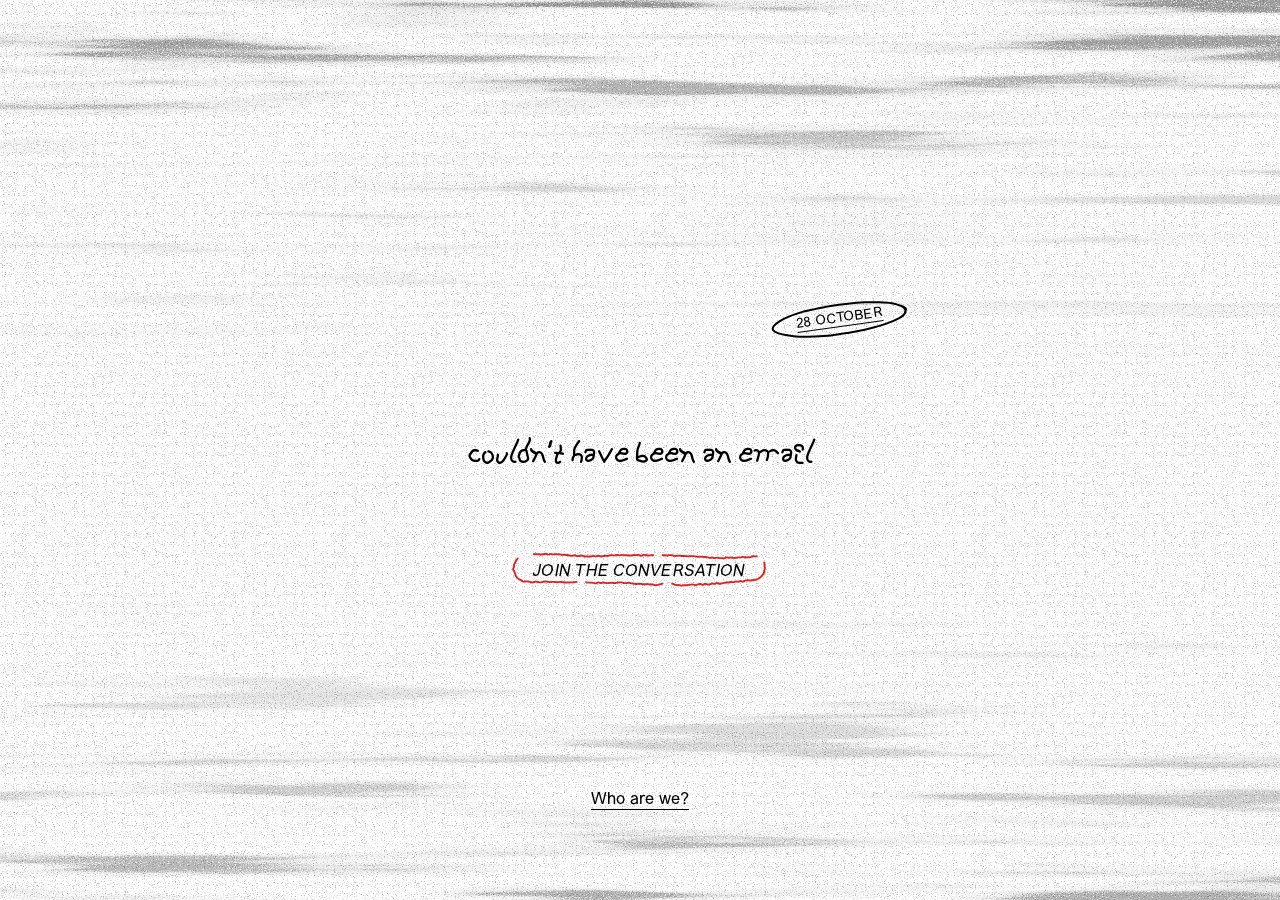
<file: index.html>
<!DOCTYPE html>
<html lang="en">
<head>
<meta charset="utf-8">
<meta name="viewport" content="width=device-width, initial-scale=1">
<title>couldn't have been an email</title>
<meta name="description" content="couldn't have been an email — 28 October. Join the conversation.">
<link rel="preload" href="assets/fonts/Nudles-Bold.woff2" as="font" type="font/woff2" crossorigin>
<link rel="preload" href="assets/fonts/BBBManifontGrotesk-Book.woff2" as="font" type="font/woff2" crossorigin>
<link rel="stylesheet" href="assets/css/style.css">
<link rel="icon" href="assets/svg/favicon.svg" type="image/svg+xml">
</head>
<body class="page page--landing">

<div class="paper"></div>
<div class="grain"></div>

<main class="landing">

  <p class="date">
        <!-- hw:ring -->
        <svg class="shape shape--ring" viewBox="0 0 220 76" fill="none" stroke="currentColor" stroke-width="2" stroke-linecap="round" stroke-linejoin="round" preserveAspectRatio="none" aria-hidden="true" focusable="false">
          <path vector-effect="non-scaling-stroke" d="M 206.57,27.01 C 207.43,28.37 210.92,32.42 211.73,35.17 C 212.55,37.91 212.76,40.70 211.44,43.46 C 210.13,46.22 207.62,49.20 203.84,51.73 C 200.05,54.26 194.48,56.55 188.71,58.62 C 182.94,60.70 176.33,62.64 169.20,64.17 C 162.07,65.71 154.16,66.89 145.91,67.82 C 137.66,68.76 128.50,69.36 119.68,69.76 C 110.86,70.16 101.67,70.63 92.98,70.23 C 84.29,69.83 75.56,68.53 67.55,67.36 C 59.53,66.19 51.70,65.02 44.91,63.22 C 38.12,61.42 31.89,58.82 26.78,56.54 C 21.67,54.26 17.62,52.11 14.24,49.56 C 10.85,47.00 7.49,44.01 6.49,41.21 C 5.49,38.42 6.52,35.49 8.24,32.78 C 9.96,30.07 13.11,27.47 16.81,24.97 C 20.51,22.47 24.88,20.01 30.43,17.79 C 35.97,15.58 42.99,13.23 50.06,11.68 C 57.12,10.13 64.66,9.36 72.83,8.47 C 81.01,7.59 90.24,6.70 99.12,6.37 C 108.00,6.03 117.33,6.10 126.11,6.48 C 134.89,6.86 143.78,7.53 151.78,8.64 C 159.78,9.75 167.22,11.40 174.09,13.12 C 180.97,14.83 187.82,16.70 193.04,18.95 C 198.26,21.19 202.06,24.00 205.43,26.58 C 208.80,29.17 212.33,31.74 213.25,34.46 C 214.16,37.17 211.29,41.46 210.90,42.86"/>
        </svg>
        <!-- /hw:ring -->
    <span class="date__label">28 OCTOBER</span>
  </p>

  <h1 class="landing__title">couldn't have been an email</h1>

  <a class="btn btn--join" href="manifesto.html">
        <!-- hw:pill -->
        <svg class="shape shape--pill" viewBox="0 0 400 56" fill="none" stroke="currentColor" stroke-width="1.7" stroke-linecap="round" stroke-linejoin="round" preserveAspectRatio="none" aria-hidden="true" focusable="false">
          <path vector-effect="non-scaling-stroke" stroke-width="1.9" stroke-opacity="0.95" d="M 37.84,6.72 C 38.45,6.71 40.27,6.71 41.48,6.68 C 42.69,6.65 43.91,6.46 45.12,6.53 C 46.33,6.59 47.55,7.05 48.76,7.07 C 49.97,7.10 51.19,6.88 52.40,6.68 C 53.62,6.49 54.83,5.82 56.04,5.90 C 57.26,5.99 58.47,7.19 59.68,7.21 C 60.90,7.23 62.11,6.07 63.32,6.00 C 64.54,5.93 65.75,6.66 66.96,6.77 C 68.18,6.88 69.39,6.67 70.60,6.67 C 71.82,6.67 73.03,6.75 74.25,6.77 C 75.46,6.78 76.67,6.62 77.89,6.76 C 79.10,6.90 80.31,7.47 81.53,7.59 C 82.74,7.71 83.95,7.46 85.17,7.48 C 86.38,7.50 87.59,7.53 88.81,7.72 C 90.02,7.90 91.23,8.35 92.45,8.58 C 93.66,8.82 94.87,9.21 96.09,9.14 C 97.30,9.06 98.52,8.10 99.73,8.14 C 100.94,8.18 102.16,9.18 103.37,9.38 C 104.58,9.57 105.80,9.46 107.01,9.32 C 108.22,9.17 109.44,8.43 110.65,8.49 C 111.86,8.56 113.08,9.45 114.29,9.73 C 115.50,10.01 116.72,10.11 117.93,10.17 C 119.15,10.23 120.36,10.11 121.57,10.09 C 122.79,10.06 124.00,10.17 125.21,10.02 C 126.43,9.88 127.64,9.22 128.85,9.22 C 130.07,9.22 131.28,10.10 132.49,10.04 C 133.71,9.98 134.92,8.88 136.13,8.88 C 137.35,8.87 138.56,9.88 139.78,10.00 C 140.99,10.12 142.20,9.78 143.42,9.61 C 144.63,9.44 145.84,9.04 147.06,8.99 C 148.27,8.94 149.48,9.44 150.70,9.30 C 151.91,9.16 153.12,8.32 154.34,8.15 C 155.55,7.99 156.76,8.28 157.98,8.32 C 159.19,8.36 160.41,8.48 161.62,8.40 C 162.83,8.31 164.05,7.81 165.26,7.80 C 166.47,7.80 167.69,8.39 168.90,8.36 C 170.11,8.33 171.33,7.67 172.54,7.63 C 173.75,7.59 174.97,8.02 176.18,8.12 C 177.39,8.22 178.61,8.18 179.82,8.26 C 181.03,8.33 182.25,8.51 183.46,8.55 C 184.68,8.59 185.89,8.59 187.10,8.48 C 188.32,8.37 189.53,7.96 190.74,7.89 C 191.96,7.81 193.17,8.09 194.38,8.05 C 195.60,8.00 196.81,7.47 198.02,7.62 C 199.24,7.77 200.45,8.93 201.66,8.94 C 202.88,8.95 204.09,7.84 205.31,7.68 C 206.52,7.51 207.73,7.80 208.95,7.95 C 210.16,8.10 211.37,8.51 212.59,8.57 C 213.80,8.64 215.01,8.40 216.23,8.32 C 217.44,8.23 219.26,8.11 219.87,8.07"/>
          <path vector-effect="non-scaling-stroke" stroke-width="1.9" stroke-opacity="0.95" d="M 234.63,8.13 C 235.23,8.13 237.03,8.12 238.23,8.18 C 239.44,8.25 240.64,8.54 241.84,8.51 C 243.04,8.47 244.25,8.02 245.45,7.96 C 246.65,7.90 247.86,7.93 249.06,8.13 C 250.26,8.34 251.46,9.02 252.67,9.19 C 253.87,9.36 255.07,9.22 256.27,9.15 C 257.48,9.08 258.68,8.76 259.88,8.78 C 261.08,8.80 262.29,9.17 263.49,9.26 C 264.69,9.36 265.89,9.32 267.10,9.37 C 268.30,9.41 269.50,9.44 270.70,9.52 C 271.91,9.60 273.11,9.88 274.31,9.87 C 275.51,9.87 276.72,9.54 277.92,9.49 C 279.12,9.44 280.32,9.47 281.53,9.57 C 282.73,9.66 283.93,9.89 285.14,10.06 C 286.34,10.23 287.54,10.52 288.74,10.57 C 289.95,10.61 291.15,10.34 292.35,10.36 C 293.55,10.37 294.76,10.54 295.96,10.64 C 297.16,10.74 298.36,10.84 299.57,10.97 C 300.77,11.10 301.97,11.18 303.17,11.40 C 304.38,11.63 305.58,12.24 306.78,12.30 C 307.98,12.35 309.19,11.67 310.39,11.72 C 311.59,11.77 312.79,12.56 314.00,12.59 C 315.20,12.62 316.40,11.90 317.61,11.90 C 318.81,11.90 320.01,12.43 321.21,12.57 C 322.42,12.71 323.62,12.65 324.82,12.73 C 326.02,12.80 327.23,13.22 328.43,13.02 C 329.63,12.81 330.83,11.63 332.04,11.50 C 333.24,11.38 334.44,12.24 335.64,12.27 C 336.85,12.30 338.05,11.66 339.25,11.66 C 340.45,11.67 341.66,12.19 342.86,12.30 C 344.06,12.41 345.26,12.45 346.47,12.32 C 347.67,12.19 348.87,11.64 350.08,11.52 C 351.28,11.39 352.48,11.70 353.68,11.56 C 354.89,11.42 356.09,10.63 357.29,10.65 C 358.49,10.68 359.70,11.60 360.90,11.70 C 362.10,11.81 363.30,11.31 364.51,11.27 C 365.71,11.22 366.91,11.67 368.11,11.41 C 369.32,11.16 370.59,9.99 371.72,9.74 C 372.85,9.49 373.82,9.87 374.89,9.92 C 375.97,9.96 377.63,9.98 378.18,9.99"/>
          <path vector-effect="non-scaling-stroke" stroke-width="1.9" stroke-opacity="0.95" d="M 389.55,19.31 C 389.63,19.87 389.90,21.57 390.00,22.67 C 390.09,23.76 390.04,24.82 390.13,25.88 C 390.23,26.93 390.65,27.99 390.56,29.02 C 390.47,30.05 389.84,31.02 389.61,32.05 C 389.38,33.09 389.48,34.21 389.17,35.21 C 388.86,36.22 388.32,37.19 387.73,38.07 C 387.15,38.95 386.38,39.71 385.66,40.49 C 384.94,41.27 384.23,42.07 383.41,42.74 C 382.59,43.41 381.68,43.99 380.76,44.53 C 379.84,45.07 378.89,45.66 377.87,45.98 C 376.86,46.30 375.76,46.27 374.68,46.46 C 373.61,46.65 372.57,46.98 371.43,47.13 C 370.29,47.29 369.03,47.38 367.83,47.39 C 366.63,47.40 365.43,47.16 364.23,47.19 C 363.03,47.23 361.83,47.29 360.63,47.62 C 359.43,47.95 358.23,49.07 357.03,49.17 C 355.83,49.26 354.63,48.16 353.43,48.19 C 352.23,48.22 351.03,49.21 349.83,49.34 C 348.63,49.47 347.43,48.84 346.23,48.97 C 345.02,49.10 343.82,49.96 342.62,50.10 C 341.42,50.23 340.22,49.72 339.02,49.79 C 337.82,49.87 336.62,50.41 335.42,50.56 C 334.22,50.70 333.02,50.55 331.82,50.66 C 330.62,50.77 329.42,51.00 328.22,51.22 C 327.02,51.45 325.82,51.80 324.62,52.02 C 323.42,52.23 322.22,52.61 321.02,52.51 C 319.82,52.40 318.62,51.35 317.42,51.38 C 316.22,51.42 315.02,52.62 313.82,52.73 C 312.62,52.85 311.42,51.94 310.22,52.06 C 309.02,52.18 307.82,53.15 306.62,53.43 C 305.42,53.72 304.22,53.89 303.02,53.75 C 301.82,53.62 300.62,52.53 299.42,52.62 C 298.22,52.71 297.02,54.23 295.82,54.29 C 294.62,54.35 293.42,53.11 292.22,52.98 C 291.02,52.84 289.82,53.14 288.61,53.46 C 287.41,53.78 286.21,54.81 285.01,54.88 C 283.81,54.94 282.61,54.00 281.41,53.84 C 280.21,53.68 279.01,53.85 277.81,53.93 C 276.61,54.01 275.41,54.17 274.21,54.32 C 273.01,54.48 271.81,54.76 270.61,54.85 C 269.41,54.94 268.21,54.75 267.01,54.86 C 265.81,54.98 264.61,55.60 263.41,55.55 C 262.21,55.51 261.01,54.75 259.81,54.60 C 258.61,54.45 257.41,54.77 256.21,54.64 C 255.01,54.50 253.81,54.22 252.61,53.81 C 251.41,53.39 249.61,52.44 249.01,52.16"/>
          <path vector-effect="non-scaling-stroke" stroke-width="1.9" stroke-opacity="0.95" d="M 234.25,52.38 C 233.64,52.55 231.82,53.11 230.61,53.43 C 229.40,53.76 228.18,54.08 226.97,54.34 C 225.76,54.59 224.55,55.09 223.33,54.98 C 222.12,54.86 220.91,53.87 219.69,53.66 C 218.48,53.45 217.27,53.78 216.06,53.70 C 214.84,53.62 213.63,53.22 212.42,53.16 C 211.20,53.11 209.99,53.34 208.78,53.37 C 207.57,53.40 206.35,53.47 205.14,53.37 C 203.93,53.27 202.72,52.93 201.50,52.78 C 200.29,52.62 199.08,52.43 197.86,52.45 C 196.65,52.47 195.44,52.92 194.23,52.92 C 193.01,52.93 191.80,52.64 190.59,52.50 C 189.37,52.35 188.16,52.29 186.95,52.06 C 185.74,51.82 184.52,51.20 183.31,51.09 C 182.10,50.97 180.88,51.29 179.67,51.37 C 178.46,51.46 177.25,51.75 176.03,51.61 C 174.82,51.46 173.61,50.67 172.39,50.49 C 171.18,50.30 169.97,50.46 168.76,50.52 C 167.54,50.58 166.33,50.69 165.12,50.86 C 163.90,51.02 162.69,51.47 161.48,51.51 C 160.27,51.54 159.05,51.15 157.84,51.08 C 156.63,51.02 155.41,51.03 154.20,51.11 C 152.99,51.19 151.78,51.54 150.56,51.54 C 149.35,51.54 148.14,51.25 146.92,51.10 C 145.71,50.96 144.50,50.63 143.29,50.69 C 142.07,50.75 140.86,51.51 139.65,51.47 C 138.43,51.43 137.22,50.38 136.01,50.45 C 134.80,50.53 133.58,51.80 132.37,51.92 C 131.16,52.05 129.94,51.38 128.73,51.20 C 127.52,51.03 126.31,50.95 125.09,50.87 C 123.88,50.79 122.67,50.85 121.45,50.74 C 120.24,50.63 118.42,50.30 117.82,50.21"/>
          <path vector-effect="non-scaling-stroke" stroke-width="1.9" stroke-opacity="0.95" d="M 103.06,49.58 C 102.45,49.69 100.61,50.08 99.39,50.21 C 98.17,50.34 96.95,50.32 95.73,50.37 C 94.50,50.42 93.28,50.50 92.06,50.52 C 90.84,50.53 89.62,50.46 88.39,50.46 C 87.17,50.47 85.95,50.60 84.73,50.53 C 83.51,50.45 82.29,50.15 81.06,50.00 C 79.84,49.86 78.62,49.61 77.40,49.65 C 76.18,49.68 74.95,50.21 73.73,50.22 C 72.51,50.23 71.29,49.81 70.07,49.71 C 68.84,49.61 67.62,49.57 66.40,49.61 C 65.18,49.66 63.96,50.03 62.74,50.00 C 61.51,49.97 60.29,49.60 59.07,49.44 C 57.85,49.28 56.63,49.02 55.40,49.05 C 54.18,49.08 52.96,49.40 51.74,49.64 C 50.52,49.87 49.29,50.40 48.07,50.46 C 46.85,50.52 45.63,50.19 44.41,50.00 C 43.19,49.80 41.96,49.25 40.74,49.30 C 39.52,49.35 38.30,50.16 37.08,50.31 C 35.85,50.46 34.63,50.39 33.41,50.19 C 32.19,49.99 30.96,49.36 29.74,49.12 C 28.52,48.89 27.35,48.77 26.09,48.79 C 24.84,48.81 23.41,49.49 22.21,49.24 C 21.01,49.00 20.01,47.91 18.89,47.33 C 17.76,46.74 16.54,46.38 15.48,45.72 C 14.41,45.06 13.35,44.28 12.51,43.36 C 11.66,42.44 10.95,41.32 10.41,40.21 C 9.86,39.09 9.67,37.80 9.25,36.64 C 8.83,35.49 8.40,34.43 7.90,33.29 C 7.41,32.15 6.30,31.00 6.28,29.80 C 6.25,28.61 7.49,27.36 7.75,26.14 C 8.01,24.92 7.52,23.64 7.81,22.49 C 8.10,21.35 8.94,20.34 9.50,19.27 C 10.07,18.21 10.57,17.14 11.20,16.13 C 11.83,15.11 12.95,13.66 13.30,13.17"/>
        </svg>
        <!-- /hw:pill -->
    <span class="btn__label">JOIN THE CONVERSATION</span>
  </a>

  <a class="btn btn--who" href="about.html">Who are we?</a>

</main>

<script src="assets/js/main.js"></script>
</body>
</html>
</file>
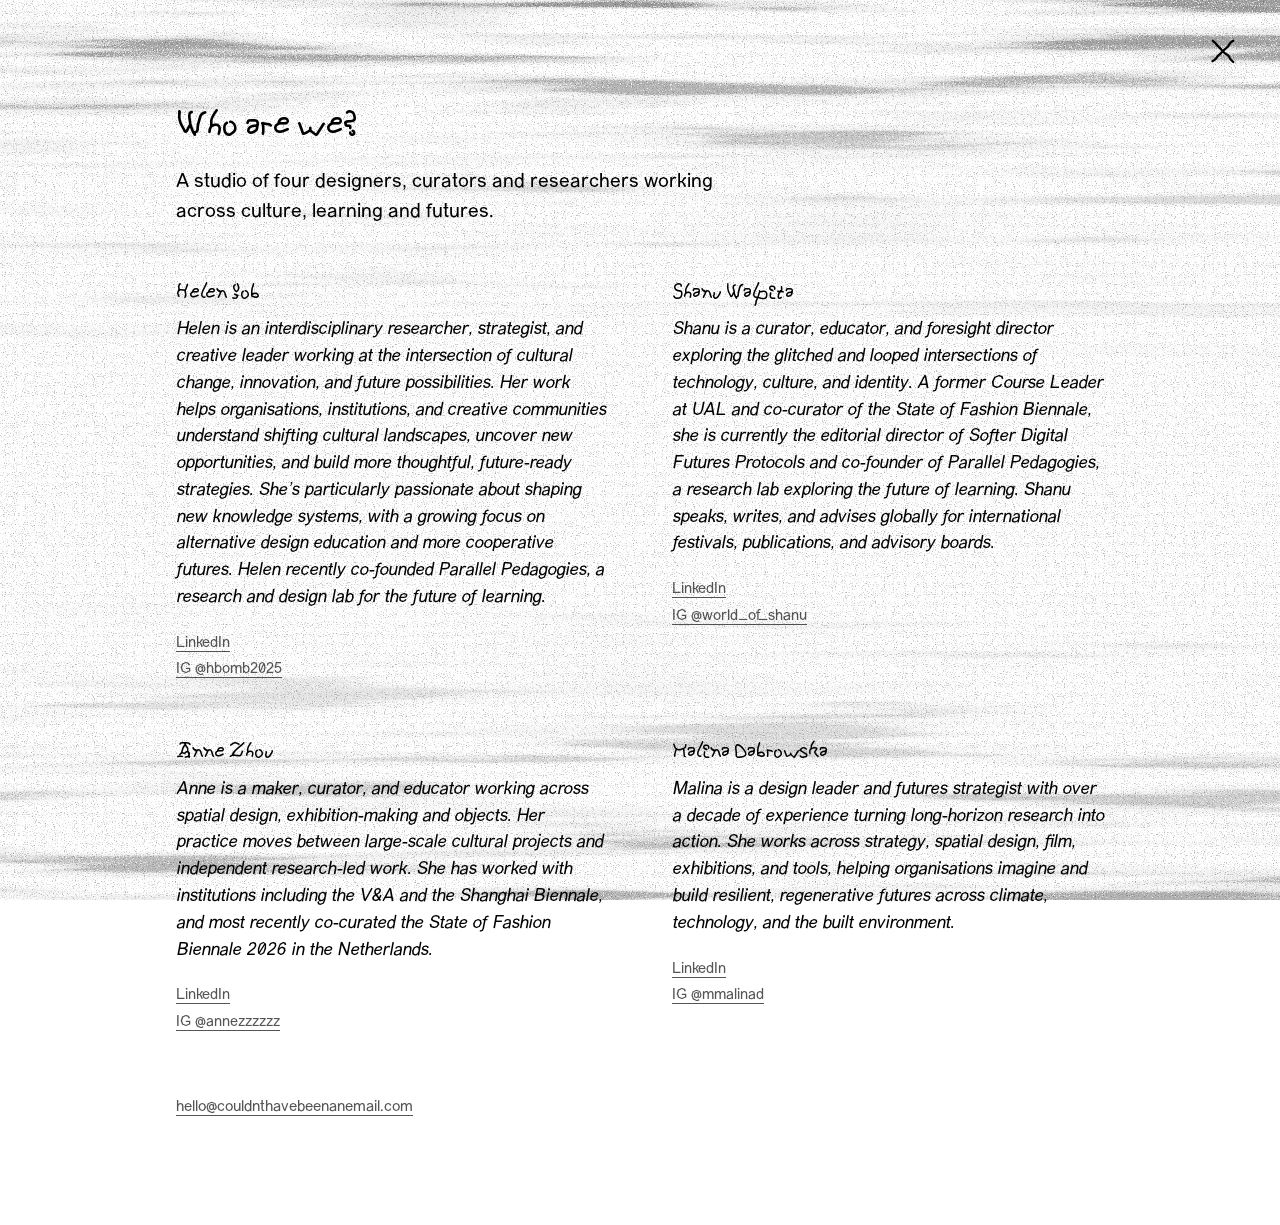
<file: about.html>
<!DOCTYPE html>
<html lang="en">
<head>
<meta charset="utf-8">
<meta name="viewport" content="width=device-width, initial-scale=1">
<title>Who are we? — couldn't have been an email</title>
<meta name="description" content="Who are we? The studio behind couldn't have been an email.">
<link rel="preload" href="assets/fonts/BBBManifontGrotesk-Book.woff2" as="font" type="font/woff2" crossorigin>
<link rel="preload" href="assets/fonts/BBBManifontGrotesk-BookItalic.woff2" as="font" type="font/woff2" crossorigin>
<link rel="stylesheet" href="assets/css/style.css">
<link rel="icon" href="assets/svg/favicon.svg" type="image/svg+xml">
</head>
<body class="page page--inner">

<div class="paper"></div>
<div class="grain"></div>

<a class="btn btn--close" href="index.html" aria-label="close, back to the front page">
        <!-- hw:close -->
        <svg class="mark mark--close" viewBox="0 0 20 20" fill="none" stroke="currentColor" stroke-width="1.7" stroke-linecap="round" stroke-linejoin="round" role="img" aria-label="close" focusable="false">
          <path d="M 2.13,2.12 C 2.43,2.38 3.27,3.03 3.92,3.72 C 4.57,4.40 5.38,5.50 6.03,6.21 C 6.69,6.92 7.19,7.29 7.86,7.98 C 8.52,8.67 9.34,9.67 10.03,10.36 C 10.72,11.05 11.31,11.59 12.01,12.14 C 12.70,12.69 13.55,12.95 14.20,13.68 C 14.84,14.40 15.26,15.69 15.88,16.50 C 16.50,17.30 17.59,18.16 17.93,18.50"/>
          <path d="M 17.94,2.12 C 17.59,2.36 16.54,2.84 15.86,3.56 C 15.19,4.27 14.52,5.66 13.90,6.42 C 13.27,7.18 12.76,7.50 12.11,8.11 C 11.45,8.71 10.69,9.38 9.97,10.07 C 9.26,10.76 8.52,11.58 7.83,12.24 C 7.14,12.90 6.43,13.34 5.82,14.02 C 5.21,14.69 4.84,15.64 4.18,16.27 C 3.52,16.90 2.25,17.55 1.87,17.80"/>
        </svg>
        <!-- /hw:close -->
</a>

<main class="sheet sheet--studio">
  <h1 class="sheet__head">Who are we?</h1>

  <p class="studio__lead">A studio of four designers, curators and researchers
  working across culture, learning and futures.</p>

  <div class="people">

    <article class="person">
      <h2 class="person__name">Helen Job</h2>
      <p class="person__bio">Helen is an interdisciplinary researcher, strategist,
      and creative leader working at the intersection of cultural change,
      innovation, and future possibilities. Her work helps organisations,
      institutions, and creative communities understand shifting cultural
      landscapes, uncover new opportunities, and build more thoughtful,
      future-ready strategies. She&rsquo;s particularly passionate about shaping
      new knowledge systems, with a growing focus on alternative design education
      and more cooperative futures. Helen recently co-founded Parallel Pedagogies,
      a research and design lab for the future of learning.</p>
      <p class="person__links">
        <a class="link" href="https://www.linkedin.com/in/helenjob/">LinkedIn</a><br>
        <a class="link" href="https://www.instagram.com/hbomb2025/">IG @hbomb2025</a>
      </p>
    </article>

    <article class="person">
      <h2 class="person__name">Shanu Walpita</h2>
      <p class="person__bio">Shanu is a curator, educator, and foresight director
      exploring the glitched and looped intersections of technology, culture, and
      identity. A former Course Leader at UAL and co-curator of the State of
      Fashion Biennale, she is currently the editorial director of Softer Digital
      Futures Protocols and co-founder of Parallel Pedagogies, a research lab
      exploring the future of learning. Shanu speaks, writes, and advises globally
      for international festivals, publications, and advisory boards.</p>
      <p class="person__links">
        <a class="link" href="https://www.linkedin.com/in/shanu-walpita/">LinkedIn</a><br>
        <a class="link" href="https://www.instagram.com/world_of_shanu/">IG @world_of_shanu</a>
      </p>
    </article>

    <article class="person">
      <h2 class="person__name">Anne Zhou</h2>
      <p class="person__bio">Anne is a maker, curator, and educator working across
      spatial design, exhibition-making and objects. Her practice moves between
      large-scale cultural projects and independent research-led work. She has
      worked with institutions including the V&amp;A and the Shanghai Biennale, and
      most recently co-curated the State of Fashion Biennale 2026 in the
      Netherlands.</p>
      <p class="person__links">
        <a class="link" href="https://www.linkedin.com/in/anne-zhou-design/">LinkedIn</a><br>
        <a class="link" href="https://www.instagram.com/annezzzzzz/">IG @annezzzzzz</a>
      </p>
    </article>

    <article class="person">
      <h2 class="person__name">Malina Dabrowska</h2>
      <p class="person__bio">Malina is a design leader and futures strategist with
      over a decade of experience turning long-horizon research into action. She
      works across strategy, spatial design, film, exhibitions, and tools, helping
      organisations imagine and build resilient, regenerative futures across
      climate, technology, and the built environment.</p>
      <p class="person__links">
        <a class="link" href="https://www.linkedin.com/in/malina-dabrowska/">LinkedIn</a><br>
        <a class="link" href="https://www.instagram.com/mmalinad/">IG @mmalinad</a>
      </p>
    </article>

  </div>

  <p class="sheet__foot">
    <a class="link" href="mailto:hello@couldnthavebeenanemail.com">hello@couldnthavebeenanemail.com</a>
  </p>
</main>

<script src="assets/js/main.js"></script>
</body>
</html>
</file>
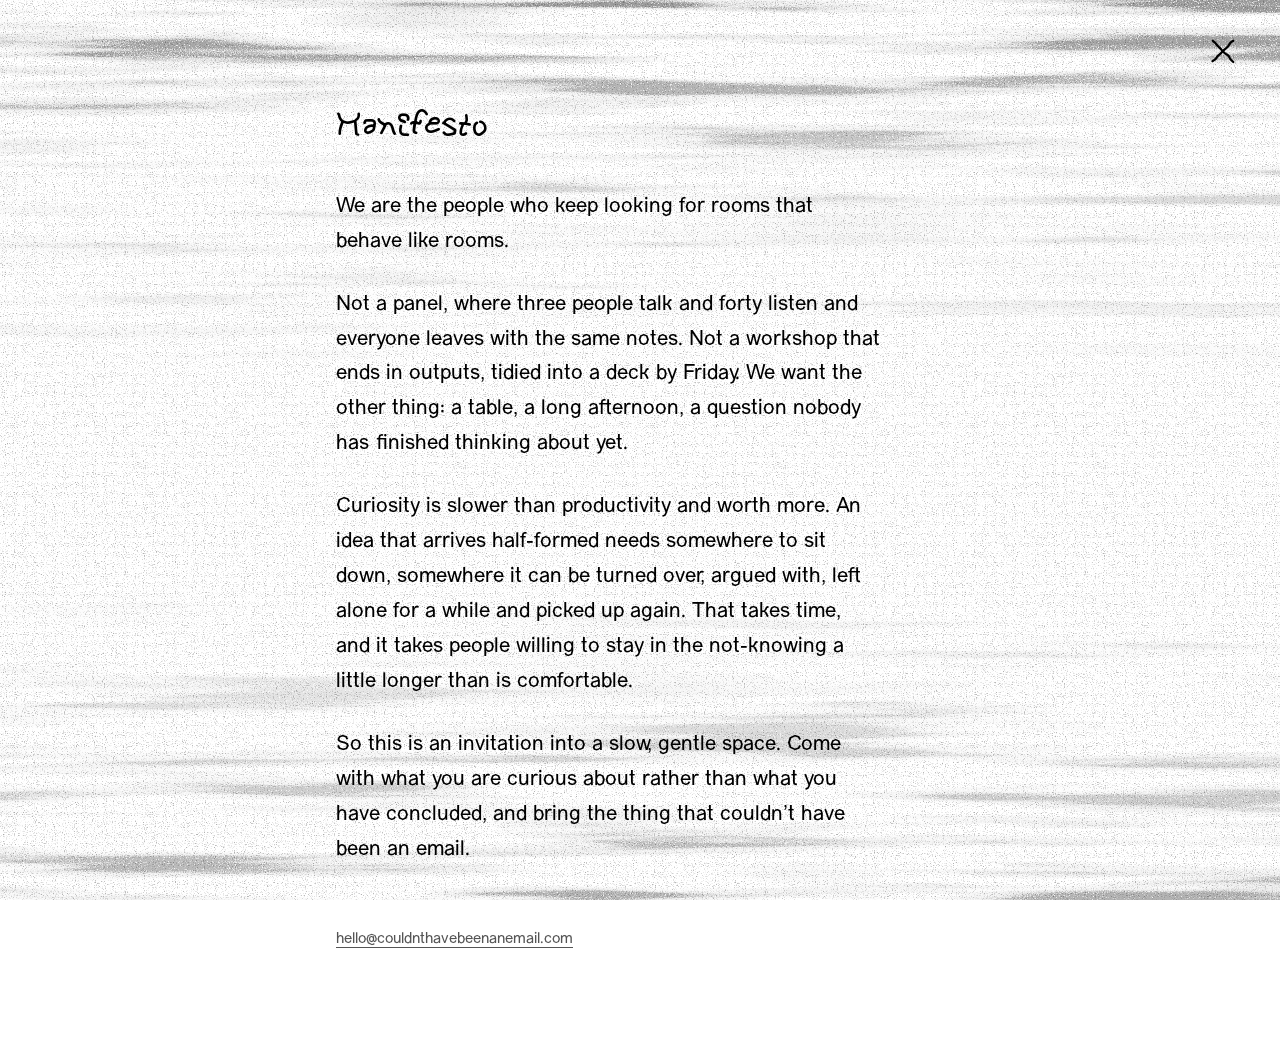
<file: manifesto.html>
<!DOCTYPE html>
<html lang="en">
<head>
<meta charset="utf-8">
<meta name="viewport" content="width=device-width, initial-scale=1">
<title>Manifesto — couldn't have been an email</title>
<meta name="description" content="The manifesto — couldn't have been an email.">
<link rel="preload" href="assets/fonts/BBBManifontGrotesk-Book.woff2" as="font" type="font/woff2" crossorigin>
<link rel="stylesheet" href="assets/css/style.css">
<link rel="icon" href="assets/svg/favicon.svg" type="image/svg+xml">
</head>
<body class="page page--inner">

<div class="paper"></div>
<div class="grain"></div>

<a class="btn btn--close" href="index.html" aria-label="close, back to the front page">
        <!-- hw:close -->
        <svg class="mark mark--close" viewBox="0 0 20 20" fill="none" stroke="currentColor" stroke-width="1.7" stroke-linecap="round" stroke-linejoin="round" role="img" aria-label="close" focusable="false">
          <path d="M 2.13,2.12 C 2.43,2.38 3.27,3.03 3.92,3.72 C 4.57,4.40 5.38,5.50 6.03,6.21 C 6.69,6.92 7.19,7.29 7.86,7.98 C 8.52,8.67 9.34,9.67 10.03,10.36 C 10.72,11.05 11.31,11.59 12.01,12.14 C 12.70,12.69 13.55,12.95 14.20,13.68 C 14.84,14.40 15.26,15.69 15.88,16.50 C 16.50,17.30 17.59,18.16 17.93,18.50"/>
          <path d="M 17.94,2.12 C 17.59,2.36 16.54,2.84 15.86,3.56 C 15.19,4.27 14.52,5.66 13.90,6.42 C 13.27,7.18 12.76,7.50 12.11,8.11 C 11.45,8.71 10.69,9.38 9.97,10.07 C 9.26,10.76 8.52,11.58 7.83,12.24 C 7.14,12.90 6.43,13.34 5.82,14.02 C 5.21,14.69 4.84,15.64 4.18,16.27 C 3.52,16.90 2.25,17.55 1.87,17.80"/>
        </svg>
        <!-- /hw:close -->
</a>

<main class="sheet sheet--manifesto">
  <h1 class="sheet__head">Manifesto</h1>

  <div class="prose prose--manifesto">
    <p>We are the people who keep looking for rooms that behave like rooms.</p>

    <p>Not a panel, where three people talk and forty listen and everyone leaves
    with the same notes. Not a workshop that ends in outputs, tidied into a deck
    by Friday. We want the other thing: a table, a long afternoon, a question
    nobody has finished thinking about yet.</p>

    <p>Curiosity is slower than productivity and worth more. An idea that arrives
    half-formed needs somewhere to sit down, somewhere it can be turned over,
    argued with, left alone for a while and picked up again. That takes time, and
    it takes people willing to stay in the not-knowing a little longer than is
    comfortable.</p>

    <p>So this is an invitation into a slow, gentle space. Come with what you are
    curious about rather than what you have concluded, and bring the thing that
    couldn't have been an email.</p>
  </div>

  <p class="sheet__foot">
    <a class="link" href="mailto:hello@couldnthavebeenanemail.com">hello@couldnthavebeenanemail.com</a>
  </p>
</main>

<script src="assets/js/main.js"></script>
</body>
</html>
</file>
<file: assets/css/style.css>
/* couldn't have been an email
   Black on white. The title is set in Nudles, everything else in BBB Manifont
   Grotesk; the ring and the pill are hand-drawn SVG from tools/handwriting.py.

   The photocopy texture from the first version still lives at the bottom of
   this file. Add <div class="paper"></div><div class="grain"></div> back to a
   page to bring it in. */

@font-face {
  font-family: "Nudles";
  src: url("../fonts/Nudles-Bold.woff2") format("woff2"),
       url("../fonts/Nudles-Bold.woff") format("woff");
  font-weight: 700;
  font-style: normal;
  font-display: swap;
}

@font-face {
  font-family: "BBB Manifont Grotesk";
  src: url("../fonts/BBBManifontGrotesk-Book.woff2") format("woff2"),
       url("../fonts/BBBManifontGrotesk-Book.woff") format("woff");
  font-weight: 400;
  font-style: normal;
  font-display: swap;
}

@font-face {
  font-family: "BBB Manifont Grotesk";
  src: url("../fonts/BBBManifontGrotesk-BookItalic.woff2") format("woff2"),
       url("../fonts/BBBManifontGrotesk-BookItalic.woff") format("woff");
  font-weight: 400;
  font-style: italic;
  font-display: swap;
}

/* Let Her Go set the manifesto in an earlier version. The files are still in
   assets/fonts if it is ever wanted back. */

:root {
  --paper: #ffffff;
  --ink: #000000;
  --ink-soft: #545454;
  --red: #e01a1a;
  --grotesk: "BBB Manifont Grotesk", "Helvetica Neue", Arial, sans-serif;
  --hand: "Nudles", "BBB Manifont Grotesk", "Helvetica Neue", Arial, sans-serif;
  --spin-duration: 17s;
}

*,
*::before,
*::after { box-sizing: border-box; }

html { -webkit-text-size-adjust: 100%; }

body {
  margin: 0;
  min-height: 100vh;
  min-height: 100svh;
  background: var(--paper);
  color: var(--ink);
  font-family: var(--grotesk);
  overflow-x: hidden;
}

/* --- the front page ------------------------------------------------------ */

.landing {
  position: relative;
  min-height: 100vh;
  min-height: 100svh;
  display: flex;
  flex-direction: column;
  align-items: center;
  justify-content: center;
  padding: clamp(5rem, 18vh, 12rem) 1.25rem clamp(2rem, 4vh, 3rem);
}

.landing__title {
  font-family: var(--hand);
  font-weight: 700;
  font-size: clamp(1.45rem, 2.25vw, 2.5rem);
  line-height: 1.1;
  letter-spacing: 0.005em;
  text-align: center;
  text-wrap: balance;
  margin: 0;
}

/* the date, ringed by hand */

.date {
  position: absolute;
  top: 33.5%;
  left: 50%;
  margin: 0;
  padding: 0.7em 2.1em;
  transform: translateX(10vw) rotate(-8deg);
  font-size: clamp(0.8rem, 1.05vw, 1.25rem);
  letter-spacing: 0.02em;
  white-space: nowrap;
}

.date__label {
  position: relative;
  text-decoration: underline;
  text-underline-offset: 0.28em;
  text-decoration-thickness: 1px;
}

/* JOIN THE CONVERSATION, in its red ring */

.btn {
  color: inherit;
  text-decoration: none;
  /* the overshoot is what makes it a bounce rather than a swell */
  transition: transform 300ms cubic-bezier(0.34, 1.56, 0.64, 1);
}

.btn:focus-visible {
  outline: 2px dashed var(--ink);
  outline-offset: 8px;
}

.btn--join {
  position: relative;
  display: block;
  margin-top: clamp(2.2rem, 8.8vh, 6rem);
  padding: 0.62em 1.55em;
  font-style: italic;
  font-size: clamp(0.85rem, 1.26vw, 1.5rem);
  letter-spacing: 0.015em;
  color: var(--ink);
}

.btn--join:hover,
.btn--join:focus-visible { transform: scale(1.04); }

/* the caps sit high in their line box, so nudge them onto the pencil ring */
.btn__label {
  position: relative;
  top: 0.23em;
  left: -0.11em;
}

.btn--who {
  position: absolute;
  bottom: clamp(3.5rem, 10vh, 7rem);
  left: 50%;
  transform: translateX(-50%);
  font-size: clamp(0.85rem, 1.3vw, 1.5rem);
  text-decoration: underline;
  text-underline-offset: 0.3em;
  text-decoration-thickness: 1px;
}

.btn--who:hover,
.btn--who:focus-visible { transform: translateX(-50%) scale(1.04); }

/* --- the hand-drawn shapes ----------------------------------------------- */

.shape {
  position: absolute;
  inset: 0;
  width: 100%;
  height: 100%;
  overflow: visible;
  pointer-events: none;
}

.shape--pill { color: var(--red); }

.shape--ring { color: var(--ink); }

/* --- about and manifesto ------------------------------------------------- */

.mark--close {
  display: block;
  width: 100%;
  height: auto;
  color: var(--ink);
}

.btn--close {
  position: fixed;
  top: clamp(1rem, 3.5vh, 2rem);
  right: clamp(1rem, 3.5vw, 2.4rem);
  z-index: 4;
  display: block;
  width: clamp(28px, 4vw, 38px);
  padding: 6px;
}

.btn--close:hover,
.btn--close:focus-visible { transform: scale(1.1); }

.sheet {
  max-width: 44rem;
  margin: 0 auto;
  padding: clamp(4.5rem, 12vh, 8rem) clamp(1.4rem, 6vw, 3rem) clamp(4rem, 12vh, 7rem);
}

.sheet__head {
  margin: 0 0 clamp(2rem, 5vh, 3.4rem);
  font-family: var(--hand);
  font-weight: 700;
  font-size: clamp(1.5rem, 2.6vw, 2.4rem);
  line-height: 1.1;
}

.prose {
  font-size: clamp(1.02rem, 0.5vw + 0.92rem, 1.22rem);
  line-height: 1.62;
  max-width: 34rem;
}

.prose p { margin: 0 0 1.35em; }

.prose--manifesto {
  font-size: clamp(1.05rem, 0.55vw + 0.94rem, 1.3rem);
  line-height: 1.68;
}

/* the studio page: four people, two columns */

.sheet--studio { max-width: 64rem; }

.studio__lead {
  max-width: 34rem;
  margin: -1.4rem 0 clamp(2.4rem, 6vh, 3.6rem);
  font-size: clamp(1.02rem, 0.5vw + 0.92rem, 1.22rem);
  line-height: 1.55;
}

.people {
  display: grid;
  grid-template-columns: repeat(auto-fit, minmax(17rem, 1fr));
  gap: clamp(2.2rem, 5vw, 3.6rem) clamp(2.2rem, 5vw, 4rem);
}

.person { margin: 0; }

.person__name {
  margin: 0 0 0.7em;
  font-family: var(--hand);
  font-weight: 700;
  font-size: clamp(1.15rem, 1.5vw, 1.55rem);
  line-height: 1.15;
}

.person__bio {
  margin: 0 0 1.1em;
  font-style: italic;
  font-size: clamp(0.95rem, 0.4vw + 0.87rem, 1.08rem);
  line-height: 1.55;
}

.person__links {
  margin: 0;
  font-size: 0.92rem;
  line-height: 1.8;
  color: var(--ink-soft);
}

.sheet__foot {
  margin: clamp(2.6rem, 7vh, 4rem) 0 0;
  font-size: 0.95rem;
  color: var(--ink-soft);
}

.link {
  color: inherit;
  text-decoration: underline;
  text-underline-offset: 0.25em;
  text-decoration-thickness: 1px;
}

.link:hover { color: var(--ink); }

/* --- small screens ------------------------------------------------------- */

@media (max-width: 720px) {
  .date {
    top: 20%;
    transform: translateX(-6%) rotate(-8deg);
    font-size: 0.85rem;
  }
  .landing__title { font-size: clamp(1.45rem, 7vw, 2rem); }
  .btn--join { font-size: clamp(0.8rem, 3.5vw, 1rem); }
  .btn--who { font-size: clamp(0.85rem, 3.4vw, 1rem); }
  .studio__lead { margin-top: -0.8rem; }
}

@media (prefers-reduced-motion: reduce) {
  .btn { transition: none; }
  .btn__spin { animation: none; }
}

/* --- the photocopy ground ------------------------------------------------ */
/* Two fixed layers: the drag of the copier underneath the page, and a fine
   toner speckle over the top. Both are kept light so the black text and the
   red pencil stay clean, and both are thresholded hard so most of the sheet
   is white. */

.paper,
.grain {
  position: fixed;
  inset: 0;
  pointer-events: none;
}

.paper {
  z-index: -2;
  opacity: 0.45;
  background-color: var(--paper);
  background-image: url("../svg/photocopy.svg");
  background-size: cover;
  background-position: center;
  background-repeat: no-repeat;
}

.grain {
  z-index: 3;
  mix-blend-mode: multiply;
  opacity: 0.36;
  background-image: url("../svg/toner.svg");
  background-size: 320px 320px;
}

@media (max-width: 720px) {
  .paper { opacity: 0.38; }
  .grain { opacity: 0.3; }
}
</file>
